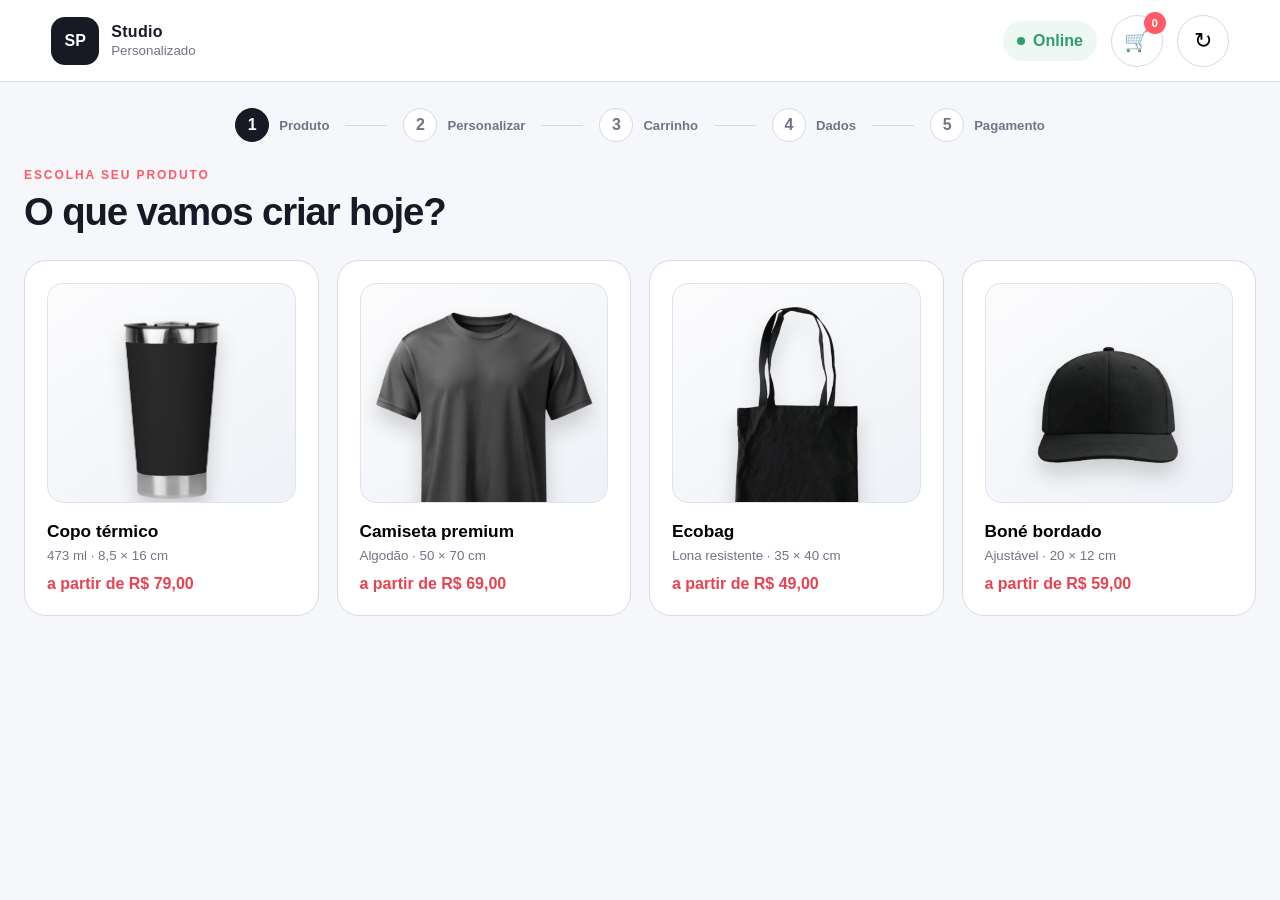
<file: index.html>
<!doctype html>
<html lang="pt-BR">
<head>
  <meta charset="utf-8">
  <meta name="viewport" content="width=device-width, initial-scale=1, maximum-scale=1, user-scalable=no, viewport-fit=cover">
  <meta name="theme-color" content="#171a25">
  <meta name="description" content="Personalização de produtos em tempo real">
  <title>Studio Personalizado</title>
  <link rel="preconnect" href="https://fonts.googleapis.com">
  <link rel="preconnect" href="https://fonts.gstatic.com" crossorigin>
  <link href="https://fonts.googleapis.com/css2?family=Cormorant+Garamond:wght@700&family=EB+Garamond:wght@700&family=Libre+Baskerville:wght@700&family=Montserrat+Alternates:wght@700&family=Montserrat:wght@700&family=Oswald:wght@700&family=Pacifico&family=Playfair+Display:wght@700&family=Quicksand:wght@700&family=Roboto+Condensed:wght@700&family=Roboto+Mono:wght@700&family=Roboto:wght@700&family=Comic+Neue:wght@700&display=swap" rel="stylesheet">
  <link rel="manifest" href="manifest.json">
  <link rel="stylesheet" href="styles.css?v=shirt-original-ratio">
</head>
<body>
  <div class="app-shell" id="app">
    <header class="topbar">
      <a class="brand" href="#" aria-label="Ir para o início" data-action="restart">
        <span class="brand-mark">SP</span>
        <span><strong>Studio</strong><small>Personalizado</small></span>
      </a>
      <div class="topbar-actions">
        <span class="connection" id="connectionStatus"><span class="status-dot"></span><span>Online</span></span>
        <button class="cart-button" id="cartButton" type="button" aria-label="Abrir carrinho" aria-expanded="false">
          <span aria-hidden="true">🛒</span>
          <span class="cart-count" id="cartCount">0</span>
        </button>
        <button class="icon-button" type="button" data-action="restart" aria-label="Reiniciar sessão">
          <span aria-hidden="true">↻</span>
        </button>
      </div>
    </header>

    <main>
      <nav class="progress" aria-label="Etapas do pedido">
        <button type="button" class="progress-step active" data-step-nav="catalog"><span>1</span><small>Produto</small></button>
        <button type="button" class="progress-step" data-step-nav="editor"><span>2</span><small>Personalizar</small></button>
        <button type="button" class="progress-step" data-step-nav="cart"><span>3</span><small>Carrinho</small></button>
        <button type="button" class="progress-step" data-step-nav="customer"><span>4</span><small>Dados</small></button>
        <button type="button" class="progress-step" data-step-nav="checkout"><span>5</span><small>Pagamento</small></button>
      </nav>

      <section class="step active" id="catalog" aria-labelledby="catalogTitle">
        <div class="section-heading">
          <p class="eyebrow">Escolha seu produto</p>
          <h1 id="catalogTitle">O que vamos criar hoje?</h1>
        </div>
        <div class="product-grid" id="productGrid"></div>
      </section>

      <section class="step" id="editor" aria-labelledby="editorTitle">
        <div class="editor-layout">
          <div class="preview-column">
            <div class="preview-card">
              <div class="preview-toolbar">
                <button class="side-button active" type="button" data-side="front">Frente</button>
                <button class="side-button" type="button" data-side="back">Costas</button>
              </div>
              <div class="mockup-stage" id="mockupStage" aria-label="Prévia do produto">
                <div class="product-shadow"></div>
                <div class="mockup-product" id="mockupProduct">
                  <img class="mockup-image" id="mockupImage" alt="Modelo do produto">
                  <div class="mockup-print-area">
                    <div class="art-clip-layer">
                      <img id="mockupArt" alt="Estampa selecionada">
                    </div>
                    <span id="mockupCustomName" class="mockup-custom-name"></span>
                    <div class="design-selection art-selection" id="artSelection" hidden aria-label="Selecionar estampa">
                      <span class="resize-handle nw" data-resize="nw"></span>
                      <span class="resize-handle ne" data-resize="ne"></span>
                      <span class="resize-handle sw" data-resize="sw"></span>
                      <span class="resize-handle se" data-resize="se"></span>
                      <span class="rotation-handle" data-rotate="art" aria-label="Girar estampa"></span>
                    </div>
                    <div class="design-selection text-selection" id="textSelection" hidden aria-label="Selecionar texto">
                      <span class="resize-handle nw" data-resize="nw"></span>
                      <span class="resize-handle ne" data-resize="ne"></span>
                      <span class="resize-handle sw" data-resize="sw"></span>
                      <span class="resize-handle se" data-resize="se"></span>
                      <span class="rotation-handle" data-rotate="text" aria-label="Girar texto"></span>
                    </div>
                  </div>
                </div>
              </div>
            </div>
            <button class="art-side-toggle" id="artListToggle" type="button" aria-expanded="false" aria-controls="artListPanel" title="Abrir lista de estampas">
              <span aria-hidden="true">▦</span>
              <span>Estampas</span>
            </button>
            <div class="art-side-panel" id="artListPanel" hidden>
              <div class="art-side-heading">
                <strong id="artSideTitle">Estampas - Frente</strong>
                <button class="art-side-close" type="button" aria-label="Fechar lista" data-close-art-list>×</button>
              </div>
              <div class="art-options" id="artOptions"></div>
            </div>
          </div>

          <aside class="editor-panel">
            <div class="section-heading compact">
              <p class="eyebrow">Personalização</p>
              <h2 id="editorTitle">Monte o seu produto</h2>
            </div>
            <fieldset>
              <legend>Cor do produto</legend>
              <div class="color-options" id="colorOptions"></div>
            </fieldset>
            <fieldset>
              <legend>Tamanho</legend>
              <div class="size-options" id="sizeOptions"></div>
              <small class="size-error" id="sizeError" role="alert" hidden>Escolha um tamanho para continuar.</small>
            </fieldset>
            <fieldset class="custom-name-field">
              <legend>Nome personalizado</legend>
              <input id="customProductName" class="custom-name-input" type="text" maxlength="24" autocomplete="off" placeholder="Digite o nome que aparecerá na estampa">
              <label class="custom-font-label" for="customFont">Estilo da fonte</label>
              <select id="customFont" class="custom-font-select" aria-label="Estilo da fonte">
                <option value="Arial">Arial</option>
                <option value="Georgia">Georgia</option>
                <option value="Times New Roman">Times New Roman</option>
                <option value="Verdana">Verdana</option>
                <option value="Trebuchet MS">Trebuchet</option>
                <option value="Courier New">Courier</option>
                <option value="Impact">Impact</option>
                <option value="Palatino Linotype">Palatino</option>
                <option value="Garamond">Garamond</option>
                <option value="Century Gothic">Century Gothic</option>
                <option value="Lucida Sans Unicode">Lucida</option>
                <option value="Tahoma">Tahoma</option>
                <option value="Calibri">Calibri</option>
                <option value="Brush Script MT">Brush Script</option>
                <option value="Comic Sans MS">Comic Sans</option>
              </select>
              <button class="reset-position-button" id="resetCustomNamePosition" type="button">Centralizar texto</button>
              <small>Opcional. Aparece na estampa ou gravação do produto.</small>
            </fieldset>
            <fieldset class="art-position-controls">
              <legend>Posição da estampa</legend>
              <button class="reset-position-button" id="resetArtPosition" type="button">Centralizar estampa</button>
            </fieldset>
            <button class="primary-button wide" type="button" id="addToCartButton">Adicionar ao carrinho</button>
          </aside>
        </div>
      </section>

      <section class="step" id="cart" aria-labelledby="cartTitle">
        <div class="section-heading">
          <p class="eyebrow">Revise antes de continuar</p>
          <h1 id="cartTitle">Carrinho de personalizações</h1>
          <p>Confira frente, costas, estampas, textos, cores e tamanhos de cada item.</p>
        </div>
        <div class="cart-confirm-layout">
          <div class="cart-confirm-items" id="cartConfirmItems"></div>
          <aside class="cart-confirm-summary">
            <h2>Resumo do carrinho</h2>
            <div class="cart-confirm-count"><span>Itens</span><strong id="cartConfirmCount">0</strong></div>
            <div class="cart-confirm-total"><span>Total</span><strong id="cartConfirmTotal">R$ 0,00</strong></div>
            <button class="secondary-button wide" id="addAnotherProduct" type="button">Adicionar outro produto</button>
            <button class="primary-button wide" id="confirmCartItems" type="button">Confirmar itens e continuar</button>
          </aside>
        </div>
      </section>

      <section class="step" id="customer" aria-labelledby="customerTitle">
        <div class="form-layout">
          <div class="section-heading">
            <p class="eyebrow">Últimos detalhes</p>
            <h1 id="customerTitle">Como podemos falar com você?</h1>
            <p>Usaremos estes dados apenas para acompanhar seu pedido.</p>
          </div>
          <form id="customerForm" novalidate>
            <label>Nome completo<input name="name" autocomplete="name" required placeholder="Seu nome"></label>
            <label>WhatsApp<input name="phone" type="tel" autocomplete="tel" inputmode="tel" required placeholder="(11) 99999-9999"></label>
            <label>E-mail<input name="email" type="email" autocomplete="email" required placeholder="voce@email.com"></label>
            <p class="form-error" id="customerError" role="alert"></p>
            <button class="primary-button wide" type="submit">Ir para pagamento</button>
          </form>
        </div>
      </section>

      <section class="step" id="checkout" aria-labelledby="checkoutTitle">
        <div class="checkout-layout">
          <div>
            <div class="section-heading compact">
              <p class="eyebrow">Finalização</p>
              <h1 id="checkoutTitle">Escolha o pagamento</h1>
            </div>
            <div class="payment-options" id="paymentOptions">
              <button type="button" class="payment-option" data-payment="PIX"><span class="payment-icon pix">PIX</span><span><strong>Pix</strong><small>Aprovação imediata</small></span><span class="radio"></span></button>
              <button type="button" class="payment-option" data-payment="CREDITO_ONLINE"><span class="payment-icon card">▰</span><span><strong>Cartão online</strong><small>Crédito ou débito</small></span><span class="radio"></span></button>
              <button type="button" class="payment-option" data-payment="PAGAR_NA_RETIRADA"><span class="payment-icon counter">◆</span><span><strong>Pagar na retirada</strong><small>Dinheiro ou cartão físico</small></span><span class="radio"></span></button>
            </div>
            <div class="network-warning" id="networkWarning" hidden>Sem conexão. A confirmação ficará pendente até reconectar.</div>
          </div>
          <aside class="order-summary">
            <h2>Resumo</h2>
            <div class="summary-product">
              <div class="summary-thumb" id="summaryThumb"></div>
              <div><strong id="summaryProduct"></strong><small id="summaryVariation"></small></div>
            </div>
            <dl>
              <div><dt>Produto</dt><dd id="summaryBase"></dd></div>
              <div><dt>Frente e costas</dt><dd id="summaryExtra"></dd></div>
              <div class="summary-total"><dt>Total</dt><dd id="summaryTotal"></dd></div>
            </dl>
            <button class="primary-button wide" id="confirmOrder" type="button" disabled>Confirmar pedido</button>
          </aside>
        </div>
      </section>

      <section class="step success-step" id="success" aria-labelledby="successTitle">
        <div class="success-card">
          <div class="success-icon">✓</div>
          <p class="eyebrow">Pedido realizado</p>
          <h1 id="successTitle">Seu número é</h1>
          <strong class="order-number" id="orderNumber">#1042</strong>
          <p id="successMessage">Guarde este número para acompanhar seu pedido.</p>
          <div class="success-progress" aria-label="Tempo para voltar ao início"><span id="successProgress"></span></div>
          <small id="successCountdown">Voltando em 30 segundos</small>
          <button class="primary-button wide success-new-order" id="newOrderButton" type="button">Fazer novo pedido</button>
        </div>
      </section>
    </main>

    <aside class="cart-panel" id="cartPanel" hidden aria-label="Carrinho">
      <div class="cart-panel-heading">
        <div>
          <p class="eyebrow">Meu pedido</p>
          <h2>Carrinho</h2>
        </div>
        <button class="art-side-close" id="closeCart" type="button" aria-label="Fechar carrinho">×</button>
      </div>
      <div class="cart-items" id="cartItems"></div>
      <div class="cart-footer">
        <div class="cart-total"><span>Total</span><strong id="cartTotal">R$ 0,00</strong></div>
        <button class="primary-button wide" id="finishCart" type="button">Finalizar pedido</button>
      </div>
    </aside>

    <div class="virtual-keyboard" id="virtualKeyboard" aria-label="Teclado virtual" hidden>
      <div id="keyboardKeys"></div>
    </div>
  </div>
  <script src="script.js" defer></script>
</body>
</html>
</file>
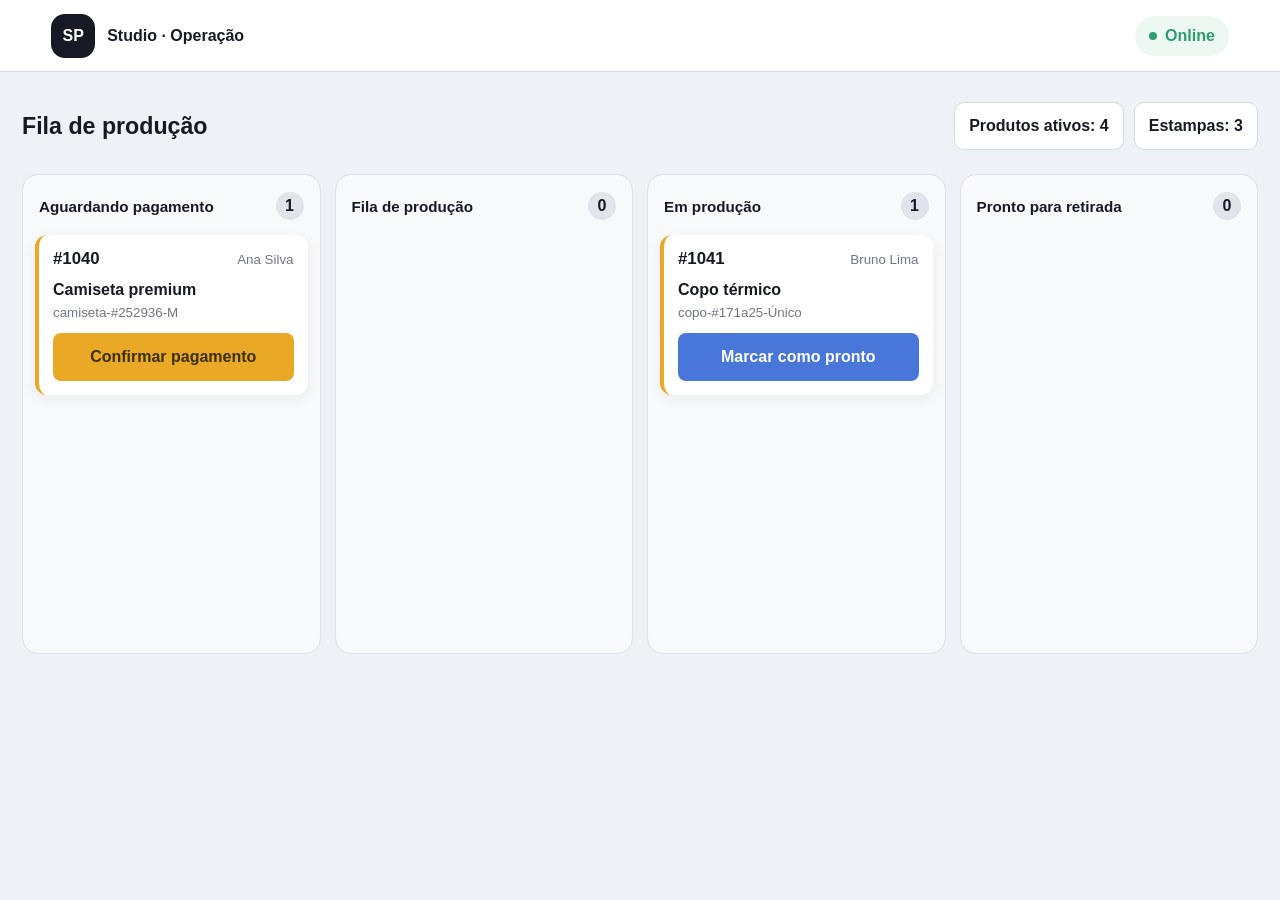
<file: admin.html>
<!doctype html>
<html lang="pt-BR">
<head>
  <meta charset="utf-8">
  <meta name="viewport" content="width=device-width, initial-scale=1">
  <meta name="theme-color" content="#171a25">
  <title>Painel KDS</title>
  <link rel="manifest" href="manifest.json">
  <link rel="stylesheet" href="styles.css">
</head>
<body class="admin-body">
  <header class="topbar admin-topbar">
    <div class="admin-brand">
      <span class="brand-mark">SP</span>
      <strong>Studio · Operação</strong>
    </div>
    <div class="connection" id="connectionStatus"><span class="status-dot"></span><span>Online</span></div>
  </header>
  <main class="admin-main">
    <div class="admin-toolbar">
      <h1>Fila de produção</h1>
      <div class="admin-toolbar-actions">
        <button class="admin-switch" type="button">Produtos ativos: 4</button>
        <button class="admin-switch" type="button">Estampas: 3</button>
      </div>
    </div>
    <div class="kanban-grid" id="adminApp"></div>
  </main>
  <script src="script.js" defer></script>
</body>
</html>
</file>
<file: styles.css>
:root {
  --ink: #171a25;
  --muted: #707586;
  --line: #d6dae4;
  --surface: #fff;
  --background: #f6f7fa;
  --accent: #ff5a67;
  --accent-dark: #e84351;
  --blue: #4876d9;
  --green: #2f9d70;
  --yellow: #e9a825;
  --shadow: 0 18px 50px rgba(28, 31, 43, .09);
}

* { box-sizing: border-box; }
html, body { margin: 0; min-height: 100%; }
body {
  font-family: Inter, "Segoe UI", Arial, sans-serif;
  color: var(--ink);
  background: var(--background);
  user-select: none;
  -webkit-tap-highlight-color: transparent;
}
button, input { font: inherit; }
button { cursor: pointer; }
.app-shell { min-height: 100vh; }
.topbar {
  height: 82px;
  padding: 0 4vw;
  display: flex;
  align-items: center;
  justify-content: space-between;
  background: var(--surface);
  border-bottom: 1px solid var(--line);
}
.brand { display: flex; align-items: center; gap: 12px; color: inherit; text-decoration: none; }
.brand-mark {
  width: 48px; height: 48px; border-radius: 14px; display: grid; place-items: center;
  background: var(--ink); color: white; font-weight: 800;
}
.brand strong, .brand small { display: block; }
.brand strong { font-size: 1rem; letter-spacing: .02em; }
.brand small { color: var(--muted); margin-top: 2px; }
.topbar-actions { display: flex; align-items: center; gap: 14px; }
.icon-button { width: 52px; height: 52px; border: 1px solid var(--line); border-radius: 50%; background: white; font-size: 1.35rem; }
.connection { min-height: 40px; padding: 0 14px; border-radius: 999px; display: flex; align-items: center; gap: 8px; background: #edf8f2; color: var(--green); font-weight: 700; }
.status-dot { width: 8px; height: 8px; border-radius: 50%; background: currentColor; }
.connection.offline { background: #fff5df; color: #a56a00; }
.cart-button { width:52px; height:52px; border:1px solid var(--line); border-radius:50%; background:white; position:relative; font-size:1.25rem; }
.cart-count { position:absolute; right:-4px; top:-4px; min-width:22px; height:22px; padding:0 5px; border-radius:11px; display:grid; place-items:center; background:var(--accent); color:white; font-size:.72rem; font-weight:900; }
.cart-panel { position:fixed; z-index:30; right:24px; top:96px; width:min(380px, calc(100vw - 32px)); max-height:calc(100vh - 120px); border:2px solid #d7dbe5; border-radius:18px; background:white; box-shadow:0 18px 50px rgba(28,31,43,.18); padding:18px; display:flex; flex-direction:column; }
.cart-panel[hidden] { display:none; }
.cart-panel-heading { display:flex; align-items:flex-start; justify-content:space-between; margin-bottom:12px; }
.cart-panel-heading h2 { margin:0; }
.cart-items { overflow-y:auto; display:grid; gap:10px; }
.cart-item { border:1px solid var(--line); border-radius:12px; padding:12px; display:grid; grid-template-columns:58px 1fr auto; gap:10px; align-items:center; }
.cart-item-thumb { width:58px; height:58px; border-radius:10px; background:linear-gradient(145deg,#fafafa,#edf1f6); display:grid; place-items:center; font-size:1.5rem; }
.cart-item strong,.cart-item small { display:block; }
.cart-item small { margin-top:3px; color:var(--muted); }
.cart-remove { width:34px; height:34px; border:1px solid var(--line); border-radius:50%; background:white; color:#c33; }
.cart-footer { margin-top:14px; padding-top:14px; border-top:1px solid var(--line); display:grid; gap:12px; }
.cart-total { display:flex; justify-content:space-between; align-items:center; font-size:1.05rem; }
.cart-confirm-layout { display:grid; grid-template-columns:minmax(0,1fr) 340px; gap:24px; align-items:start; }
.cart-confirm-items { display:grid; gap:18px; }
.cart-confirm-card { border:2px solid #d7dbe5; border-radius:18px; background:white; padding:18px; display:grid; grid-template-columns:minmax(260px,1fr) minmax(220px,.7fr); gap:18px; }
.cart-confirm-previews { display:grid; grid-template-columns:repeat(2,minmax(130px,1fr)); gap:12px; }
.cart-confirm-preview { min-height:220px; border:1px solid var(--line); border-radius:14px; background:linear-gradient(145deg,#fafafa,#eef1f6); position:relative; display:grid; place-items:center; overflow:hidden; }
.cart-confirm-preview-label { position:absolute; left:10px; top:8px; z-index:4; min-width:48px; text-align:center; padding:4px 7px; border-radius:7px; background:white; border:1px solid var(--line); font-size:.75rem; font-weight:800; }
.cart-confirm-mockup-wrap { position:absolute; left:14%; top:9%; width:72%; height:82%; }
.cart-confirm-mockup { width:100%; height:100%; object-fit:contain; position:absolute; inset:0; filter:drop-shadow(0 8px 7px rgba(0,0,0,.12)); }
.cart-confirm-print-area { position:absolute; z-index:2; transform:translate(-50%,-50%); }
.cart-confirm-art { position:absolute; z-index:2; object-fit:contain; transform-origin:center center; max-width:none; }
.cart-confirm-name { position:absolute; z-index:3; max-width:100%; color:var(--ink); font-weight:700; text-align:center; white-space:nowrap; transform-origin:center center; line-height:1; text-shadow:0 1px 2px rgba(255,255,255,.7); }
.cart-confirm-info { border-left:1px solid var(--line); padding-left:18px; display:flex; flex-direction:column; }
.cart-confirm-info h3 { margin:0 0 12px; }
.cart-confirm-info dl { margin:0; display:grid; gap:9px; }
.cart-confirm-info dl div { display:grid; grid-template-columns:76px 1fr; gap:8px; }
.cart-confirm-info dt { color:var(--muted); }
.cart-confirm-info dd { margin:0; font-weight:800; }
.cart-confirm-remove { align-self:flex-start; margin-top:auto; min-height:38px; border:1px solid #e4b8bd; border-radius:8px; background:#fff; color:#b32636; font-weight:800; }
.cart-confirm-summary { position:sticky; top:100px; border:2px solid #d7dbe5; border-radius:18px; background:white; padding:22px; display:grid; gap:14px; }
.cart-confirm-summary h2 { margin:0 0 4px; }
.cart-confirm-count,.cart-confirm-total { display:flex; justify-content:space-between; }
.cart-confirm-total { padding-top:14px; border-top:1px solid var(--line); font-size:1.15rem; }
.secondary-button { min-height:56px; border:1px solid var(--ink); border-radius:12px; background:white; color:var(--ink); font-weight:800; }
.cart-empty-confirmation { border:2px dashed var(--line); border-radius:18px; background:white; padding:44px 24px; text-align:center; }
.cart-empty-confirmation h2 { margin:0 0 8px; }
.cart-empty-confirmation p { margin:0; color:var(--muted); }
main { width: min(1500px, calc(100% - 48px)); margin: 0 auto; padding-bottom: 40px; }
.progress { height: 86px; display: flex; align-items: center; justify-content: center; gap: 62px; }
.progress-step { border: 0; background: transparent; color: var(--muted); display: flex; align-items: center; gap: 10px; position: relative; min-height: 48px; }
.progress-step:not(:last-child)::after { content: ""; width: 42px; height: 1px; background: var(--line); position: absolute; left: calc(100% + 10px); }
.progress-step span { width: 34px; height: 34px; border: 1px solid var(--line); border-radius: 50%; display: grid; place-items: center; background: white; font-weight: 800; }
.progress-step.active span { background: var(--ink); border-color: var(--ink); color: white; }
.progress-step.done span { background: var(--green); border-color: var(--green); color: white; }
.progress-step small { font-size: .82rem; font-weight: 700; }
.step { display: none; animation: appear .28s ease; }
.step.active { display: block; }
@keyframes appear { from { opacity: 0; transform: translateY(8px); } to { opacity: 1; transform: none; } }
.section-heading { margin-bottom: 26px; position: relative; z-index: 2; }
.section-heading.compact { margin-bottom: 20px; }
.eyebrow { margin: 0 0 8px; color: var(--accent); font-size: .75rem; font-weight: 800; letter-spacing: .16em; text-transform: uppercase; }
.section-heading h1, .section-heading h2 { margin: 0; font-size: clamp(1.7rem, 3vw, 2.5rem); letter-spacing: -.03em; }
.section-heading p:last-child { color: var(--muted); }
.product-grid { display: grid; grid-template-columns: repeat(4, 1fr); gap: 18px; position: relative; z-index: 1; }
.product-card {
  min-height: 350px; border: 1px solid var(--line); border-radius: 22px; background: white; padding: 22px;
  text-align: left; box-shadow: 0 5px 0 transparent; transition: .2s ease; display: flex; flex-direction: column;
  overflow: hidden;
}
.product-card:hover, .product-card.selected { transform: translateY(-4px); border-color: var(--accent); box-shadow: var(--shadow); }
.product-art { height: 220px; flex: 0 0 220px; display: grid; place-items: center; overflow: hidden; isolation: isolate; border: 1px solid #dfe3ec; border-radius: 16px; background: linear-gradient(145deg, #fcfcfd, #eef1f6); margin-bottom: 18px; }
.product-shape { position: relative; width: 110px; height: 145px; filter: drop-shadow(0 14px 9px rgba(0,0,0,.12)); }
.product-shape.copo { width: 105px; height: 150px; border-radius: 12px 12px 28px 28px; background: var(--product-color, #e9eef7); clip-path: polygon(7% 0,93% 0,82% 100%,18% 100%); }
.product-shape.camiseta { width: 155px; height: 145px; background: var(--product-color, #d6dceb); clip-path: polygon(28% 0,72% 0,100% 18%,87% 40%,72% 32%,72% 100%,28% 100%,28% 32%,13% 40%,0 18%); }
.product-shape.ecobag { width: 125px; height: 150px; border: 14px solid var(--product-color, #e2d7c5); border-top-width: 55px; border-radius: 6px 6px 18px 18px; }
.product-shape.ecobag::before { content: ""; position: absolute; width: 62px; height: 52px; border: 8px solid var(--product-color, #e2d7c5); border-bottom: 0; border-radius: 50px 50px 0 0; left: 17px; top: -65px; }
.product-shape.bone { width: 155px; height: 95px; margin-top: 35px; border-radius: 80px 80px 14px 14px; background: var(--product-color, #c3d7dd); }
.product-shape.bone::after { content: ""; position: absolute; width: 76px; height: 24px; right: -58px; bottom: 5px; border-radius: 0 90% 10px 0; background: var(--product-color, #c3d7dd); transform: rotate(8deg); }
.product-card strong { font-size: 1.08rem; }
.product-card small { margin-top: 5px; color: var(--muted); }
.product-card .price { margin-top: auto; padding-top: 12px; color: var(--accent-dark); font-weight: 800; }
.editor-layout { display: grid; grid-template-columns: minmax(0, 1.75fr) minmax(320px, .55fr); gap: 24px; align-items: start; }
.preview-column { min-width: 0; position:relative; }
.art-side-toggle {
  position:absolute;
  z-index:8;
  right:16px;
  top:76px;
  min-height:46px;
  padding:0 12px;
  border:1px solid #cfd4df;
  border-radius:10px;
  background:white;
  color:var(--ink);
  display:flex;
  align-items:center;
  gap:8px;
  font-weight:800;
  box-shadow:0 5px 16px rgba(28,31,43,.10);
}
.art-side-panel {
  position:absolute;
  z-index:7;
  right:16px;
  top:130px;
  width:250px;
  max-height:420px;
  overflow-y:auto;
  border:2px solid #d7dbe5;
  border-radius:14px;
  background:white;
  padding:12px;
  box-shadow:0 12px 30px rgba(28,31,43,.16);
}
.art-side-panel[hidden] { display:none; }
.art-side-heading {
  height:38px;
  margin-bottom:8px;
  display:flex;
  align-items:center;
  justify-content:space-between;
}
.art-side-close {
  width:32px;
  height:32px;
  border:1px solid #d7dbe5;
  border-radius:50%;
  background:white;
  color:var(--ink);
  font-size:1.25rem;
  line-height:1;
}
.preview-card { height: clamp(560px, 78vh, 760px); border-radius: 22px; border: 2px solid #d7dbe5; background: white; position: relative; overflow: hidden; box-shadow: 0 10px 30px rgba(28,31,43,.06); }
.preview-toolbar { position: absolute; z-index: 3; top: 18px; left: 50%; transform: translateX(-50%); display: flex; padding: 4px; border: 1px solid #dde1e9; border-radius: 12px; background: var(--background); box-shadow: 0 4px 12px rgba(28,31,43,.06); }
.side-button { min-width: 82px; height: 42px; border: 0; border-radius: 9px; background: transparent; color: var(--muted); font-weight: 800; }
.side-button.active { background: white; color: var(--ink); box-shadow: 0 2px 8px rgba(0,0,0,.08); }
.mockup-stage { height: 100%; min-height: 0; display: grid; place-items: center; position: relative; padding: 56px 24px 24px; background-image: radial-gradient(#dde0e7 1px, transparent 1px); background-size: 18px 18px; }
.product-shadow { position:absolute; width:220px; height:22px; bottom:70px; border-radius:50%; background:rgba(0,0,0,.12); filter:blur(7px); }
.mockup-product { width: clamp(260px, 24vw, 360px); height: clamp(380px, 62vh, 560px); background: transparent; position: relative; transition: .25s ease; display:grid; place-items:center; }
.mockup-product.copo { width: clamp(340px, 30vw, 440px); height: clamp(480px, 70vh, 660px); }
.mockup-product.camiseta {
  width: clamp(300px, 34vw, 390px);
  height: auto;
  aspect-ratio: 299 / 358;
  transform: translateY(-18px);
}
.mockup-product.camiseta .mockup-image { object-fit: contain; }
.mockup-product.ecobag { width: clamp(300px, 28vw, 420px); height: clamp(360px, 62vh, 520px); }
.mockup-product.bone { width: clamp(340px, 32vw, 460px); height: clamp(420px, 68vh, 620px); }
.mockup-product.bone .mockup-image { object-fit: fill; }
.mockup-image { width:100%; height:100%; object-fit:contain; position:absolute; inset:0; pointer-events:none; filter:drop-shadow(0 14px 12px rgba(0,0,0,.18)); transform-origin:center center; }
.product-card-model { width:100%; height:100%; max-width:100%; max-height:100%; object-fit:contain; object-position:center; filter:drop-shadow(0 12px 10px rgba(0,0,0,.16)); }
.product-card strong, .product-card small, .product-card .price { position: relative; z-index: 2; background: white; }
.product-card strong { min-height: 1.25em; }
.mockup-print-area { position:absolute; left:50%; top:38%; transform:translate(-50%,-50%); width:120px; height:120px; border:2px dashed rgba(255,255,255,.72); display:block; background:rgba(23,26,37,.08); overflow:visible; touch-action:none; }
.mockup-print-area::before { content:"Área de estampa"; position:absolute; left:50%; top:-24px; transform:translateX(-50%); width:150px; color:var(--muted); font-size:.68rem; text-align:center; white-space:nowrap; }
.art-clip-layer {
  position:absolute;
  inset:0;
  overflow:hidden;
  pointer-events:none;
  z-index:1;
}
.art-clip-layer #mockupArt {
  pointer-events:auto;
}
.mockup-print-area img { position:absolute; left:50%; top:50%; width:85%; height:85%; object-fit:contain; transform:translate(-50%, -50%); transform-origin:center center; filter:drop-shadow(0 4px 8px rgba(0,0,0,.12)); cursor:grab; touch-action:none; user-select:none; will-change:transform; }
.mockup-print-area img.dragging { cursor:grabbing; opacity:.82; }
.design-selection {
  position:absolute;
  z-index:4;
  left:50%;
  top:50%;
  pointer-events:auto;
  box-sizing:border-box;
  outline:1px solid #4876d9;
  outline-offset:-1px;
  transform-origin:center center;
}
.design-selection[hidden] { display:none; }
.art-selection { cursor:move; }
.text-selection { cursor:move; }
.resize-handle {
  position:absolute;
  width:14px;
  height:14px;
  border:2px solid white;
  border-radius:50%;
  background:#4876d9;
  box-shadow:0 1px 5px rgba(28,31,43,.28);
  pointer-events:auto;
  touch-action:none;
}
.resize-handle.nw { left:-8px; top:-8px; cursor:nwse-resize; }
.resize-handle.ne { right:-8px; top:-8px; cursor:nesw-resize; }
.resize-handle.sw { left:-8px; bottom:-8px; cursor:nesw-resize; }
.resize-handle.se { right:-8px; bottom:-8px; cursor:nwse-resize; }
.rotation-handle {
  position:absolute;
  left:50%;
  top:-30px;
  width:16px;
  height:16px;
  transform:translateX(-50%);
  border:2px solid white;
  border-radius:50%;
  background:#ff5a67;
  box-shadow:0 1px 5px rgba(28,31,43,.28);
  pointer-events:auto;
  cursor:grab;
  touch-action:none;
}
.rotation-handle::after {
  content:"";
  position:absolute;
  left:50%;
  top:14px;
  width:2px;
  height:14px;
  background:#4876d9;
  transform:translateX(-50%);
}
.mockup-custom-name {
  position: absolute;
  z-index: 2;
  left: 50%;
  top: 50%;
  transform: translate(-50%, -50%);
  color: var(--ink);
  font-family: Georgia, "Times New Roman", serif;
  font-size: clamp(10px, 1.8vw, 18px);
  font-weight: 700;
  line-height: 1;
  text-align: center;
  white-space: nowrap;
  text-shadow: 0 1px 2px rgba(255,255,255,.7);
  cursor: move;
  touch-action: none;
  pointer-events: auto;
  transform-origin: center center;
}
.custom-name-field { margin-bottom: 18px; }
.custom-name-input {
  width: 100%;
  min-height: 52px;
  margin-top: 2px;
  border: 1px solid var(--line);
  border-radius: 10px;
  padding: 0 14px;
  color: var(--ink);
  outline: none;
  user-select: text;
}
.custom-name-input:focus { border-color: var(--accent); box-shadow: 0 0 0 3px rgba(255,90,103,.10); }
.custom-font-label { display: block; margin: 12px 0 7px; font-size: .82rem; }
.custom-font-select {
  width: 100%;
  min-height: 52px;
  border: 1px solid var(--line);
  border-radius: 10px;
  padding: 0 12px;
  background: white;
  color: var(--ink);
  outline: none;
}
.custom-font-select:focus { border-color: var(--accent); box-shadow: 0 0 0 3px rgba(255,90,103,.10); }
.custom-rotation-label {
  min-height: 48px;
  margin-top: 12px;
  display: grid;
  grid-template-columns: 112px 1fr 42px;
  align-items: center;
  gap: 8px;
  font-size: .82rem;
  font-weight: 700;
}
.custom-rotation-label input { width: 100%; accent-color: var(--accent); }
.custom-rotation-label output { text-align: right; }
.custom-size-label {
  min-height: 48px;
  margin-top: 12px;
  display: grid;
  grid-template-columns: 112px 1fr 52px;
  align-items: center;
  gap: 8px;
  font-size: .82rem;
  font-weight: 700;
}
.custom-size-label input { width: 100%; accent-color: var(--accent); }
.custom-size-label output { text-align: right; }
.custom-name-field small { display: block; margin-top: 7px; color: var(--muted); }
.art-position-controls { padding-top:2px; }
.art-size-control { min-height:48px; display:grid; grid-template-columns:70px 1fr 48px; align-items:center; gap:10px; font-size:.85rem; }
.art-size-control input { width:100%; accent-color:var(--accent); }
.art-size-control output { text-align:right; font-weight:800; }
.reset-position-button { min-height:48px; width:100%; border:1px solid var(--line); border-radius:10px; background:white; color:var(--ink); font-weight:800; }
.mockup-product.camiseta .mockup-print-area { top: 42%; }
.mockup-product.bone .mockup-print-area { top:44%; }
.editor-panel { border-radius:22px; background:white; border:2px solid #d7dbe5; padding:24px; box-shadow: 0 8px 24px rgba(28,31,43,.05); }
fieldset { border:1px solid #e0e3ea; border-radius:12px; padding:12px 14px 14px; margin:0 0 14px; background:#fcfcfd; }
legend { font-weight:800; margin-bottom:10px; }
.color-options, .size-options, .art-options { display:flex; flex-wrap:wrap; gap:8px; }
.art-list-button {
  width: 100%;
  min-height: 52px;
  padding: 0 14px;
  border: 1px solid #cfd4df;
  border-radius: 10px;
  background: white;
  color: var(--ink);
  display: flex;
  align-items: center;
  justify-content: space-between;
  font-weight: 800;
}
.art-list-button[aria-expanded="true"] { border-color: var(--ink); }
.art-list-arrow { font-size: 1.25rem; transition: transform .2s ease; }
.art-list-button[aria-expanded="true"] .art-list-arrow { transform: rotate(180deg); }
.art-list-panel {
  margin-top: 8px;
  padding: 12px;
  max-height: 220px;
  overflow-y: auto;
  border: 1px solid #d4d8e2;
  border-radius: 12px;
  background: var(--background);
}
.art-list-panel[hidden] { display: none; }
.color-button { width:48px; height:48px; border:4px solid white; border-radius:50%; outline:1px solid var(--line); background:var(--color); }
.color-button.active { outline:3px solid var(--ink); outline-offset:2px; }
.size-button, .art-button { min-width:58px; min-height:48px; border:1px solid var(--line); border-radius:10px; background:white; font-weight:800; }
.size-options { display:flex !important; min-height:48px; align-items:center; }
.size-button.active, .art-button.active { border-color:var(--ink); background:var(--ink); color:white; }
.size-error { display:block; margin-top:10px; color:#c33; font-size:.82rem; font-weight:800; }
.size-error[hidden] { display:none; }
.art-button { padding:6px; width:72px; height:72px; }
.art-button img { width:100%; height:100%; object-fit:contain; }
.remove-art-button {
  min-width: 110px;
  min-height: 72px;
  border: 1px dashed var(--muted);
  border-radius: 10px;
  background: white;
  color: var(--muted);
  font-weight: 800;
}
.remove-art-button.active { border: 2px solid var(--ink); color: var(--ink); }
.primary-button { min-height:56px; border:0; border-radius:12px; background:var(--accent); color:white; font-weight:800; box-shadow:0 8px 20px rgba(255,90,103,.22); }
.primary-button:hover { background:var(--accent-dark); }
.primary-button:disabled { background:#bfc3cc; box-shadow:none; cursor:not-allowed; }
.wide { width:100%; }
.form-layout { max-width:620px; margin:24px auto 0; border-radius:22px; background:white; border:2px solid #d7dbe5; padding:38px 44px; box-shadow: 0 10px 28px rgba(28,31,43,.06); }
#customerForm { display:grid; gap:18px; }
#customerForm label { font-weight:800; }
#customerForm input { width:100%; min-height:58px; margin-top:8px; border:1px solid #cfd4df; border-radius:10px; padding:0 16px; color:var(--ink); user-select:text; outline:none; }
#customerForm input:focus { border-color:var(--accent); box-shadow:0 0 0 3px rgba(255,90,103,.1); }
.form-error { min-height:20px; margin:0; color:#c33; font-weight:700; }
.checkout-layout { display:grid; grid-template-columns:minmax(0,1fr) 360px; gap:24px; }
.payment-options { display:grid; gap:12px; }
.payment-option { min-height:92px; border:2px solid #dfe3eb; border-radius:16px; background:white; padding:14px 18px; display:grid; grid-template-columns:62px 1fr 24px; align-items:center; text-align:left; }
.payment-option.active { border-color:var(--accent); box-shadow:0 0 0 2px rgba(255,90,103,.08); }
.payment-option strong, .payment-option small { display:block; }
.payment-option small { color:var(--muted); margin-top:4px; }
.payment-icon { width:48px; height:48px; border-radius:12px; display:grid; place-items:center; background:var(--background); color:var(--ink); font-weight:900; }
.payment-icon.pix { color:#087e72; background:#e8f7f4; }
.payment-icon.card { color:#4876d9; background:#edf2fd; }
.payment-icon.counter { color:#9a7418; background:#fff5d9; }
.radio { width:20px; height:20px; border:2px solid var(--line); border-radius:50%; }
.payment-option.active .radio { border:6px solid var(--accent); }
.network-warning { margin-top:12px; padding:12px 14px; border-radius:10px; background:#fff3cd; color:#795b00; }
.order-summary { align-self:start; border-radius:22px; border:2px solid #d7dbe5; background:white; padding:24px; box-shadow:var(--shadow); }
.order-summary h2 { margin:0 0 18px; }
.summary-product { display:flex; align-items:center; gap:12px; padding-bottom:18px; border-bottom:1px solid var(--line); }
.summary-thumb { width:64px; height:64px; border-radius:12px; background:var(--background); display:grid; place-items:center; }
.summary-thumb::after { content:""; width:32px; height:42px; border-radius:5px 5px 10px 10px; background:var(--product-color); }
.summary-product strong,.summary-product small { display:block; }
.summary-product small { margin-top:3px; color:var(--muted); }
.order-summary dl { margin:18px 0; }
.order-summary dl div { display:flex; justify-content:space-between; margin:12px 0; }
.order-summary dt { color:var(--muted); }
.order-summary dd { margin:0; font-weight:800; }
.order-summary .summary-total { padding-top:16px; border-top:1px solid var(--line); font-size:1.15rem; }
.success-step.active { min-height:calc(100vh - 168px); display:grid; place-items:center; }
.success-card { width:min(620px,100%); text-align:center; border-radius:24px; background:white; border:1px solid var(--line); padding:44px; box-shadow:var(--shadow); }
.success-icon { width:72px; height:72px; margin:0 auto 18px; border-radius:50%; display:grid; place-items:center; background:#eaf7f1; color:var(--green); font-size:2rem; font-weight:900; }
.success-card h1 { margin:4px 0 10px; }
.order-number { display:block; font-size:clamp(3rem,10vw,5rem); letter-spacing:.02em; color:var(--accent); }
.success-card > p:last-of-type { color:var(--muted); }
.success-progress { height:8px; border-radius:999px; overflow:hidden; background:var(--line); margin-top:28px; }
.success-progress span { display:block; height:100%; width:100%; border-radius:inherit; background:var(--accent); transform-origin:left; }
.success-card small { display:block; margin-top:10px; color:var(--muted); }
.success-new-order { margin-top:18px; }
.virtual-keyboard { position:fixed; z-index:20; bottom:0; left:50%; transform:translateX(-50%); width:min(760px,100%); padding:12px; border-radius:18px 18px 0 0; background:#252936; box-shadow:0 -12px 40px rgba(0,0,0,.18); }
#keyboardKeys { display:grid; grid-template-columns:repeat(10,1fr); gap:6px; }
.key { min-height:52px; border:0; border-radius:7px; background:#fff; color:var(--ink); font-weight:700; }
.key.wide-key { grid-column:span 2; }
.key.space-key { grid-column:span 5; }
@media (max-width:900px) {
  main { width:min(100% - 28px,1500px); }
  .progress { gap:24px; }
  .progress-step:not(:last-child)::after { width:18px; }
  .product-grid { grid-template-columns:repeat(2,1fr); }
  .editor-layout,.checkout-layout { grid-template-columns:1fr; }
  .preview-card { height: clamp(480px, 68vh, 620px); }
  .mockup-product.copo { width: min(82vw, 420px); height: min(64vh, 600px); }
  .editor-panel { order:0; }
  .cart-confirm-layout { grid-template-columns:1fr; }
  .cart-confirm-summary { position:static; }
}
@media (max-width:600px) {
  .topbar { height:68px; padding:0 14px; }
  .connection { width:42px; padding:0; justify-content:center; }
  .connection span:last-child { display:none; }
  main { width:calc(100% - 20px); }
  .brand small { display:none; }
  .progress { height:74px; gap:8px; justify-content:space-between; }
  .progress-step { flex-direction:column; gap:2px; min-width:58px; }
  .progress-step:not(:last-child)::after { display:none; }
  .progress-step small { font-size:.68rem; }
  .product-grid { grid-template-columns:repeat(2,minmax(0,1fr)); gap:10px; }
  .product-card { min-height:260px; padding:12px; border-radius:16px; }
  .product-art { height:155px; flex-basis:155px; }
  .product-shape { transform:scale(.75); }
  .preview-card { height: clamp(430px, 68vh, 560px); }
  .art-side-toggle { right:10px; top:68px; }
  .art-side-panel { right:10px; top:122px; width:min(230px, calc(100% - 20px)); max-height:360px; }
  .mockup-product,
  .mockup-product.ecobag { width: min(92vw, 420px); height: min(58vh, 500px); }
  .mockup-product.camiseta { width: min(82vw, 390px); height: auto; aspect-ratio: 299 / 358; transform: translateY(-12px); }
  .mockup-product.bone { width: min(92vw, 420px); height: min(68vh, 620px); }
  .mockup-product.copo { width: min(88vw, 400px); height: min(62vh, 560px); }
  .editor-panel,.form-layout,.order-summary,.success-card { padding:20px; }
  .form-layout { margin-top:0; }
  .checkout-layout { gap:14px; }
  .cart-confirm-card { grid-template-columns:1fr; }
  .cart-confirm-previews { grid-template-columns:repeat(2,minmax(0,1fr)); }
  .cart-confirm-preview { min-height:180px; }
  .cart-confirm-info { border-left:0; border-top:1px solid var(--line); padding-left:0; padding-top:14px; }
  .cart-confirm-remove { margin-top:14px; }
  .payment-option { min-height:82px; }
  #keyboardKeys { gap:3px; }
  .key { min-height:46px; padding:0; }
}

/* Painel administrativo / KDS */
.admin-body { background:#eef1f5; }
.admin-topbar { height:72px; }
.admin-brand { display:flex; align-items:center; gap:12px; }
.admin-brand .brand-mark { width:44px; height:44px; }
.admin-main { width:100%; max-width:none; padding:22px; }
.admin-toolbar { height:64px; display:flex; align-items:center; justify-content:space-between; margin-bottom:16px; }
.admin-toolbar h1 { margin:0; font-size:1.45rem; }
.admin-toolbar-actions { display:flex; gap:10px; }
.admin-switch {
  min-height:48px; border:1px solid var(--line); border-radius:10px; background:white; padding:0 14px;
  font-weight:800; color:var(--ink);
}
.kanban-grid { display:grid; grid-template-columns:repeat(4,minmax(220px,1fr)); gap:14px; align-items:start; }
.kanban-column { min-height:480px; border-radius:16px; border:1px solid #dde1e8; background:#f8f9fb; padding:12px; }
.kanban-heading { min-height:48px; display:flex; align-items:center; justify-content:space-between; padding:0 4px 10px; }
.kanban-heading h2 { margin:0; font-size:.95rem; }
.kanban-heading span { width:28px; height:28px; border-radius:50%; display:grid; place-items:center; background:#e1e5eb; font-weight:800; }
.kanban-list { display:grid; gap:10px; }
.order-card { border-radius:12px; border-left:4px solid var(--yellow); background:white; padding:14px; box-shadow:0 4px 14px rgba(28,31,43,.06); }
.order-card > div { display:flex; justify-content:space-between; align-items:center; }
.order-card strong { font-size:1.05rem; }
.order-card p { margin:12px 0 4px; font-weight:800; }
.order-card small { color:var(--muted); }
.admin-action { width:100%; min-height:48px; margin-top:12px; border:0; border-radius:8px; background:var(--yellow); color:#3b3008; font-weight:900; }
.admin-action.secondary { background:var(--blue); color:white; }
.notice-sent { display:block; margin-top:12px; color:var(--green); font-weight:800; }
@media (max-width:1100px) {
  .kanban-grid { grid-template-columns:repeat(2,minmax(220px,1fr)); }
}
@media (max-width:600px) {
  .admin-main { padding:12px; }
  .kanban-grid { grid-template-columns:1fr; }
  .admin-toolbar h1 { font-size:1.1rem; }
  .admin-toolbar-actions .admin-switch:last-child { display:none; }
}
</file>
